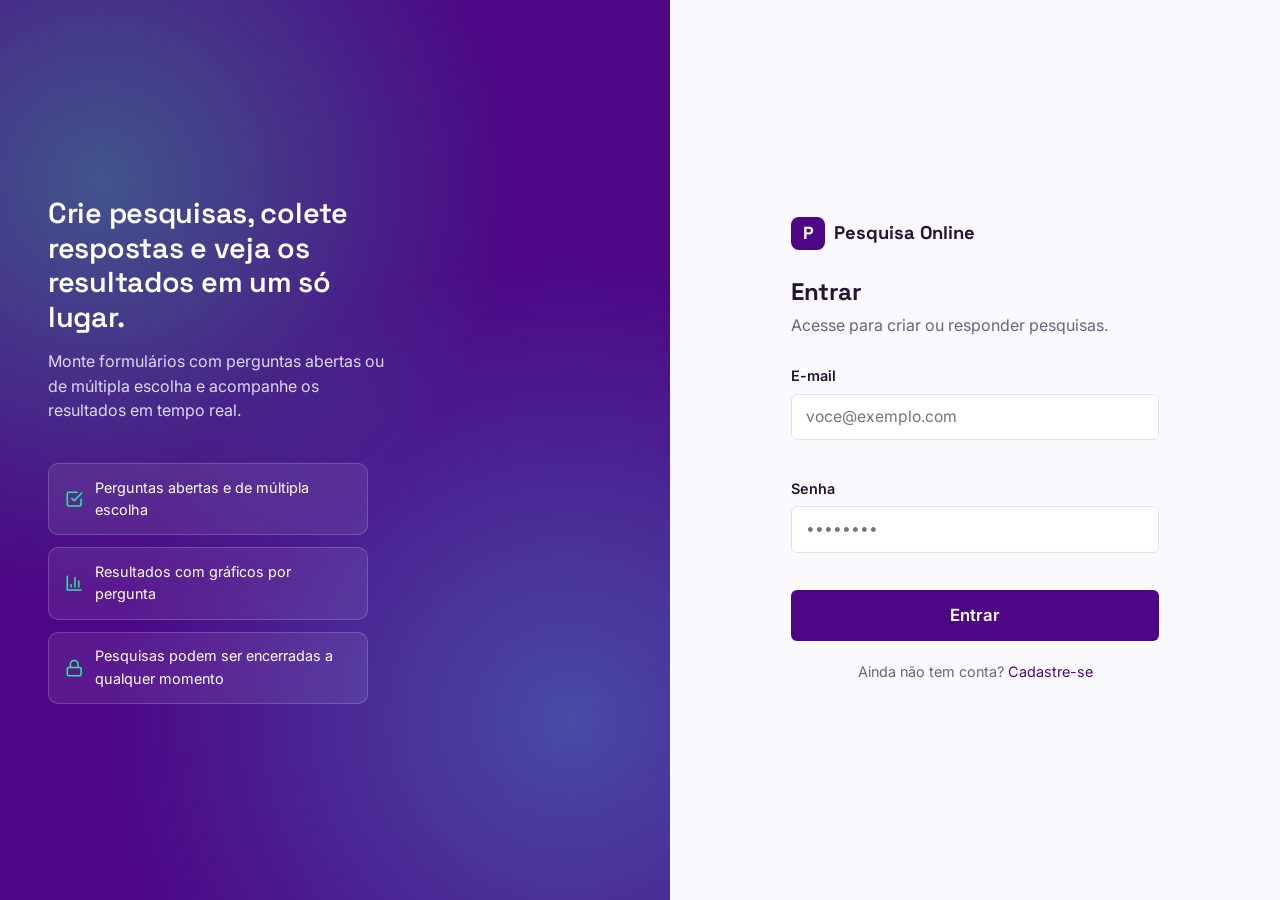
<file: frontend/pesquisa-online-frontend/pesquisa-online-frontend/index.html>
<!DOCTYPE html>
<html lang="pt-BR">
<head>
  <meta charset="utf-8">
  <meta name="viewport" content="width=device-width, initial-scale=1">
  <title>Editar pesquisa | Pesquisa Online</title>
  <link rel="preconnect" href="https://fonts.googleapis.com">
  <link rel="preconnect" href="https://fonts.gstatic.com" crossorigin>
  <link rel="stylesheet" href="https://fonts.googleapis.com/css2?family=Inter:wght@400;500;600;700&family=Space+Grotesk:wght@600;700&display=swap">
  <link rel="stylesheet" href="css/style.css">
</head>
<body>
  <div class="app-shell">
    <div id="navbar-slot"></div>

    <main class="page page--narrow">
      <div class="page-head">
        <span class="page-head__eyebrow">
          <a href="pesquisas.html">← Voltar para pesquisas</a>
        </span>
      </div>

      <div id="content-area">
        <div class="loading-state">
          <div class="spinner" aria-hidden="true"></div>
          <p>Carregando...</p>
        </div>
      </div>
    </main>
  </div>

  <script src="js/api.js"></script>
  <script src="js/auth.js"></script>
  <script src="js/ui.js"></script>
  <script src="js/pages/editor.js"></script>
</body>
</html>
</file>
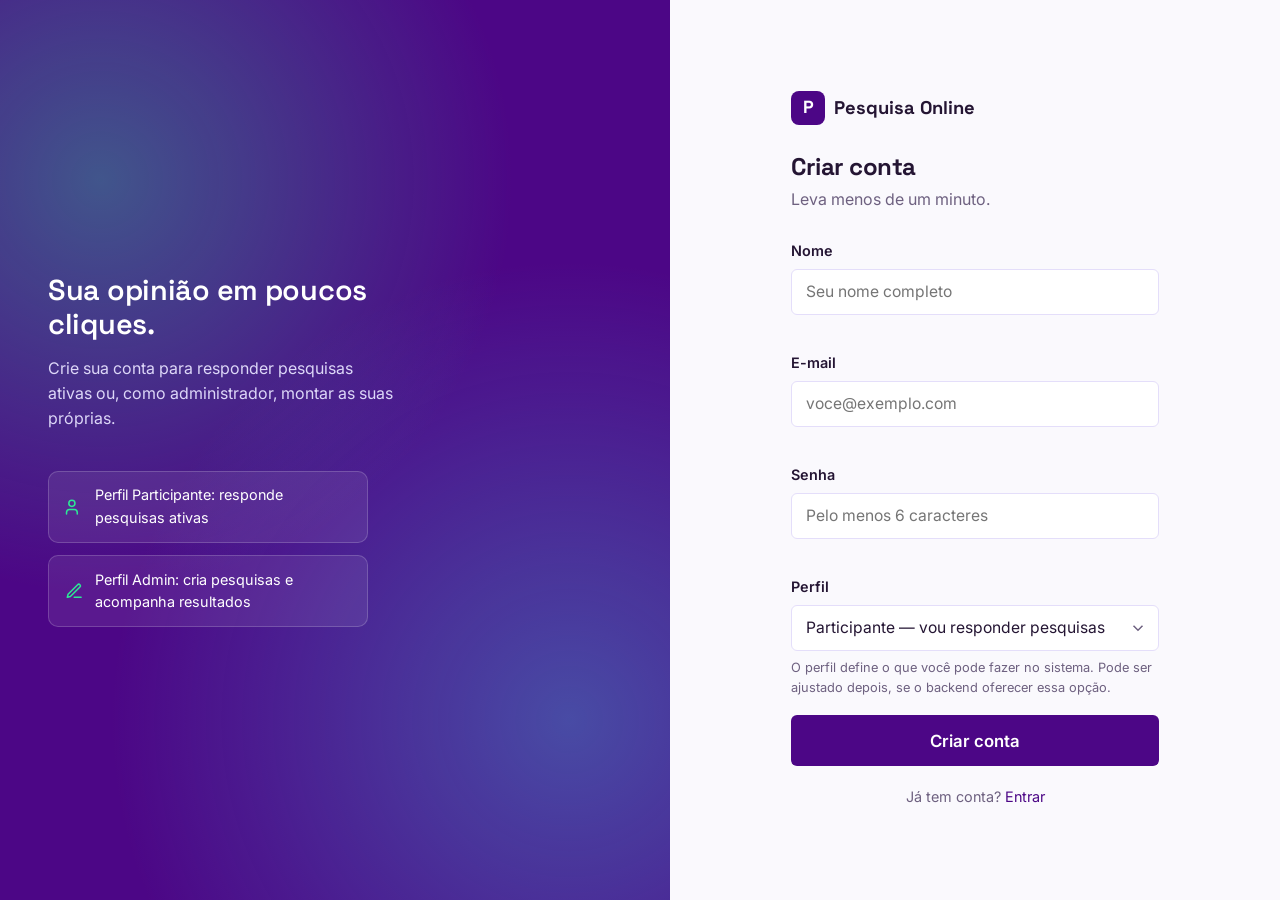
<file: frontend/pesquisa-online-frontend/pesquisa-online-frontend/cadastro.html>
<!DOCTYPE html>
<html lang="pt-BR">
<head>
  <meta charset="utf-8">
  <meta name="viewport" content="width=device-width, initial-scale=1">
  <title>Criar conta | Pesquisa Online</title>
  <link rel="preconnect" href="https://fonts.googleapis.com">
  <link rel="preconnect" href="https://fonts.gstatic.com" crossorigin>
  <link rel="stylesheet" href="https://fonts.googleapis.com/css2?family=Inter:wght@400;500;600;700&family=Space+Grotesk:wght@600;700&display=swap">
  <link rel="stylesheet" href="css/style.css">
</head>
<body>
  <div class="auth-shell">
    <section class="auth-shell__visual">
      <h2>Sua opinião em poucos cliques.</h2>
      <p>Crie sua conta para responder pesquisas ativas ou, como administrador, montar as suas próprias.</p>
      <div class="auth-shell__badges">
        <div class="auth-shell__badge">
          <svg class="icon" viewBox="0 0 24 24" aria-hidden="true"><path d="M16 21v-2a4 4 0 0 0-4-4H6a4 4 0 0 0-4 4v2"/><circle cx="9" cy="7" r="4"/></svg>
          <span>Perfil Participante: responde pesquisas ativas</span>
        </div>
        <div class="auth-shell__badge">
          <svg class="icon" viewBox="0 0 24 24" aria-hidden="true"><path d="M12 20h9"/><path d="M16.5 3.5a2.12 2.12 0 0 1 3 3L7 19l-4 1 1-4Z"/></svg>
          <span>Perfil Admin: cria pesquisas e acompanha resultados</span>
        </div>
      </div>
    </section>

    <section class="auth-shell__form">
      <div class="auth-card">
        <div class="auth-card__brand">
          <span class="navbar__mark">P</span>
          <span>Pesquisa Online</span>
        </div>
        <h1>Criar conta</h1>
        <p class="auth-card__sub">Leva menos de um minuto.</p>

        <div class="auth-card__alert" id="cadastro-alert"></div>

        <form id="cadastro-form" novalidate>
          <div class="field">
            <label for="nome">Nome</label>
            <input class="input" type="text" id="nome" name="nome" placeholder="Seu nome completo" required maxlength="255" autocomplete="name">
            <div class="field__error" id="nome-error"></div>
          </div>
          <div class="field">
            <label for="email">E-mail</label>
            <input class="input" type="email" id="email" name="email" placeholder="voce@exemplo.com" required autocomplete="email">
            <div class="field__error" id="email-error"></div>
          </div>
          <div class="field">
            <label for="senha">Senha</label>
            <input class="input" type="password" id="senha" name="senha" placeholder="Pelo menos 6 caracteres" required minlength="6" autocomplete="new-password">
            <div class="field__error" id="senha-error"></div>
          </div>
          <div class="field">
            <label for="perfil">Perfil</label>
            <select class="select" id="perfil" name="perfil" required>
              <option value="Participante" selected>Participante — vou responder pesquisas</option>
              <option value="Admin">Administrador — vou criar pesquisas</option>
            </select>
            <div class="field__hint">O perfil define o que você pode fazer no sistema. Pode ser ajustado depois, se o backend oferecer essa opção.</div>
          </div>
          <button class="btn btn--primary btn--block btn--lg" type="submit" id="cadastro-submit">Criar conta</button>
        </form>

        <p class="auth-card__foot">Já tem conta? <a href="login.html">Entrar</a></p>
      </div>
    </section>
  </div>

  <script src="js/api.js"></script>
  <script src="js/auth.js"></script>
  <script src="js/pages/cadastro.js"></script>
</body>
</html>
</file>
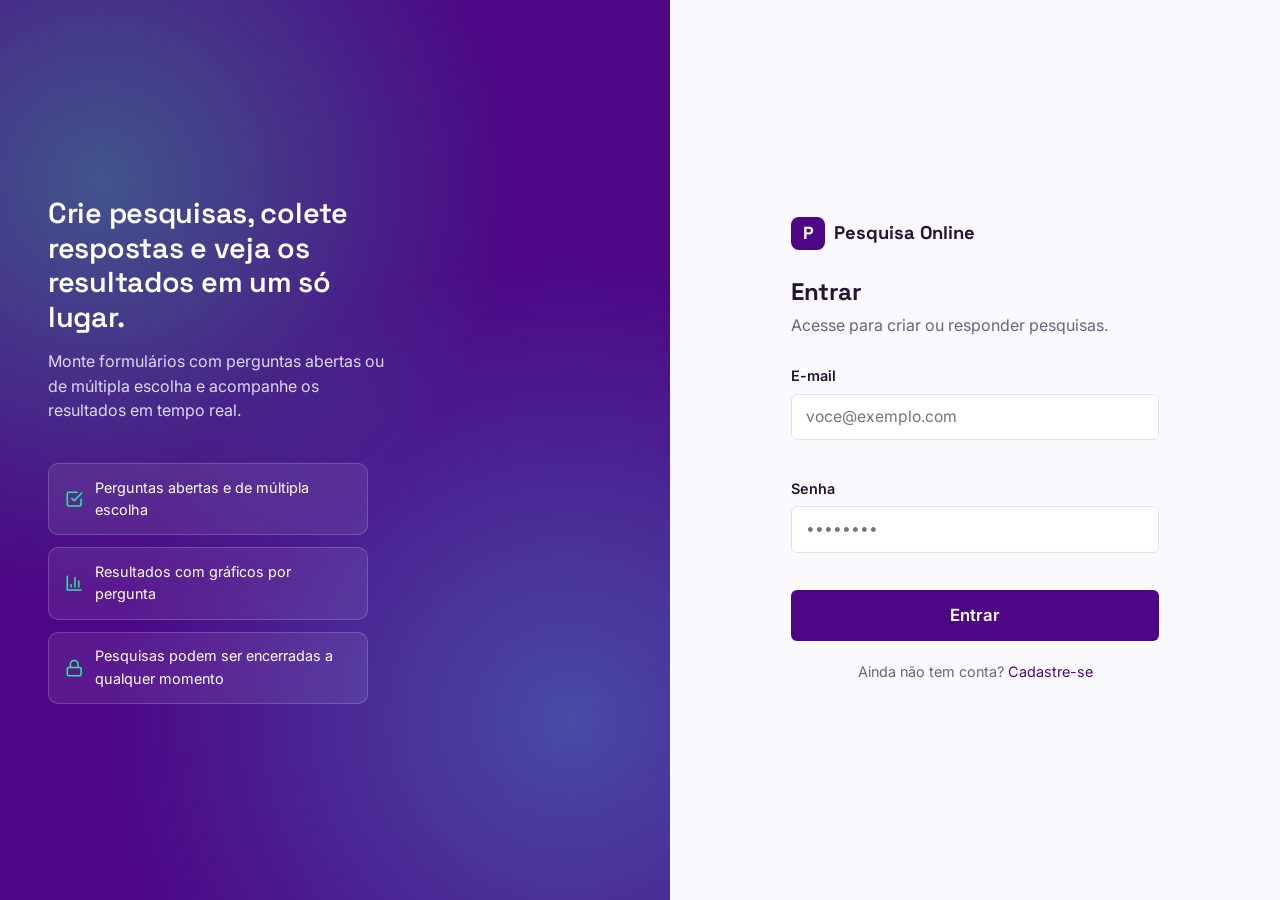
<file: frontend/pesquisa-online-frontend/pesquisa-online-frontend/login.html>
<!DOCTYPE html>
<html lang="pt-BR">
<head>
  <meta charset="utf-8">
  <meta name="viewport" content="width=device-width, initial-scale=1">
  <title>Entrar | Pesquisa Online</title>
  <link rel="preconnect" href="https://fonts.googleapis.com">
  <link rel="preconnect" href="https://fonts.gstatic.com" crossorigin>
  <link rel="stylesheet" href="https://fonts.googleapis.com/css2?family=Inter:wght@400;500;600;700&family=Space+Grotesk:wght@600;700&display=swap">
  <link rel="stylesheet" href="css/style.css">
</head>
<body>
  <div class="auth-shell">
    <section class="auth-shell__visual">
      <h2>Crie pesquisas, colete respostas e veja os resultados em um só lugar.</h2>
      <p>Monte formulários com perguntas abertas ou de múltipla escolha e acompanhe os resultados em tempo real.</p>
      <div class="auth-shell__badges">
        <div class="auth-shell__badge">
          <svg class="icon" viewBox="0 0 24 24" aria-hidden="true"><path d="M9 11l3 3L22 4"/><path d="M21 12v7a2 2 0 0 1-2 2H5a2 2 0 0 1-2-2V5a2 2 0 0 1 2-2h11"/></svg>
          <span>Perguntas abertas e de múltipla escolha</span>
        </div>
        <div class="auth-shell__badge">
          <svg class="icon" viewBox="0 0 24 24" aria-hidden="true"><path d="M3 3v18h18"/><path d="M18 17V9"/><path d="M13 17V5"/><path d="M8 17v-3"/></svg>
          <span>Resultados com gráficos por pergunta</span>
        </div>
        <div class="auth-shell__badge">
          <svg class="icon" viewBox="0 0 24 24" aria-hidden="true"><rect width="18" height="11" x="3" y="11" rx="2"/><path d="M7 11V7a5 5 0 0 1 10 0v4"/></svg>
          <span>Pesquisas podem ser encerradas a qualquer momento</span>
        </div>
      </div>
    </section>

    <section class="auth-shell__form">
      <div class="auth-card">
        <div class="auth-card__brand">
          <span class="navbar__mark">P</span>
          <span>Pesquisa Online</span>
        </div>
        <h1>Entrar</h1>
        <p class="auth-card__sub">Acesse para criar ou responder pesquisas.</p>

        <div class="auth-card__alert" id="login-alert"></div>

        <form id="login-form" novalidate>
          <div class="field">
            <label for="email">E-mail</label>
            <input class="input" type="email" id="email" name="email" placeholder="voce@exemplo.com" required autocomplete="email">
            <div class="field__error" id="email-error"></div>
          </div>
          <div class="field">
            <label for="senha">Senha</label>
            <input class="input" type="password" id="senha" name="senha" placeholder="••••••••" required minlength="6" autocomplete="current-password">
            <div class="field__error" id="senha-error"></div>
          </div>
          <button class="btn btn--primary btn--block btn--lg" type="submit" id="login-submit">Entrar</button>
        </form>

        <p class="auth-card__foot">Ainda não tem conta? <a href="cadastro.html">Cadastre-se</a></p>
      </div>
    </section>
  </div>

  <script src="js/api.js"></script>
  <script src="js/auth.js"></script>
  <script src="js/pages/login.js"></script>
</body>
</html>
</file>
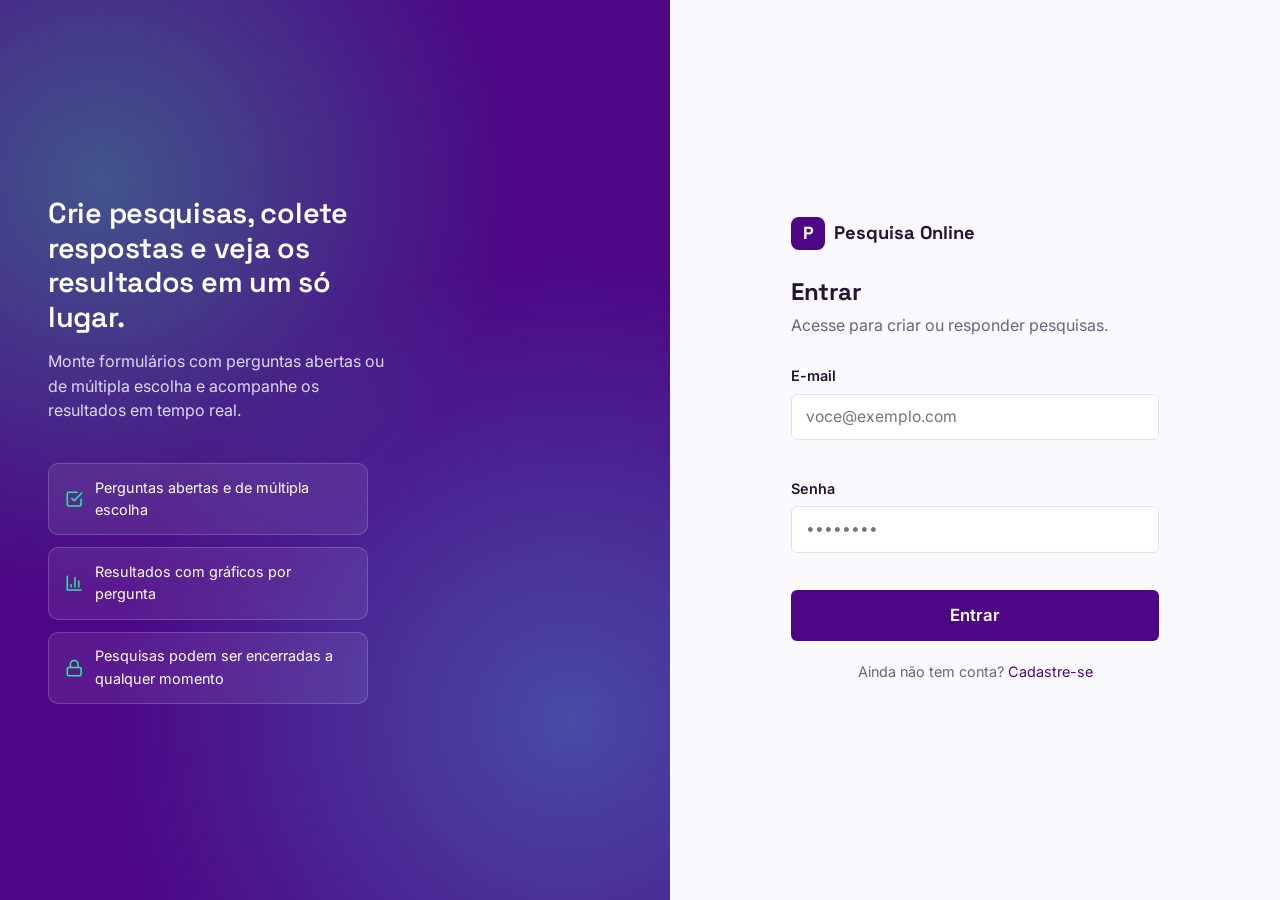
<file: frontend/pesquisa-online-frontend/pesquisa-online-frontend/pesquisas.html>
<!DOCTYPE html>
<html lang="pt-BR">
<head>
  <meta charset="utf-8">
  <meta name="viewport" content="width=device-width, initial-scale=1">
  <title>Minhas pesquisas | Pesquisa Online</title>
  <link rel="preconnect" href="https://fonts.googleapis.com">
  <link rel="preconnect" href="https://fonts.gstatic.com" crossorigin>
  <link rel="stylesheet" href="https://fonts.googleapis.com/css2?family=Inter:wght@400;500;600;700&family=Space+Grotesk:wght@600;700&display=swap">
  <link rel="stylesheet" href="css/style.css">
</head>
<body>
  <div class="app-shell">
    <div id="navbar-slot"></div>

    <main class="page">
      <div class="toolbar">
        <div class="page-head" style="margin-bottom:0;">
          <h1 id="page-title">Pesquisas</h1>
        </div>
        <div class="tabs" id="filter-tabs">
          <button type="button" data-filter="todas" class="is-active">Todas</button>
          <button type="button" data-filter="ativas">Ativas</button>
          <button type="button" data-filter="encerradas">Encerradas</button>
        </div>
      </div>

      <div id="content-area">
        <div class="loading-state">
          <div class="spinner" aria-hidden="true"></div>
          <p>Carregando pesquisas...</p>
        </div>
      </div>
    </main>
  </div>

  <script src="js/api.js"></script>
  <script src="js/auth.js"></script>
  <script src="js/ui.js"></script>
  <script src="js/pages/pesquisas.js"></script>
</body>
</html>
</file>
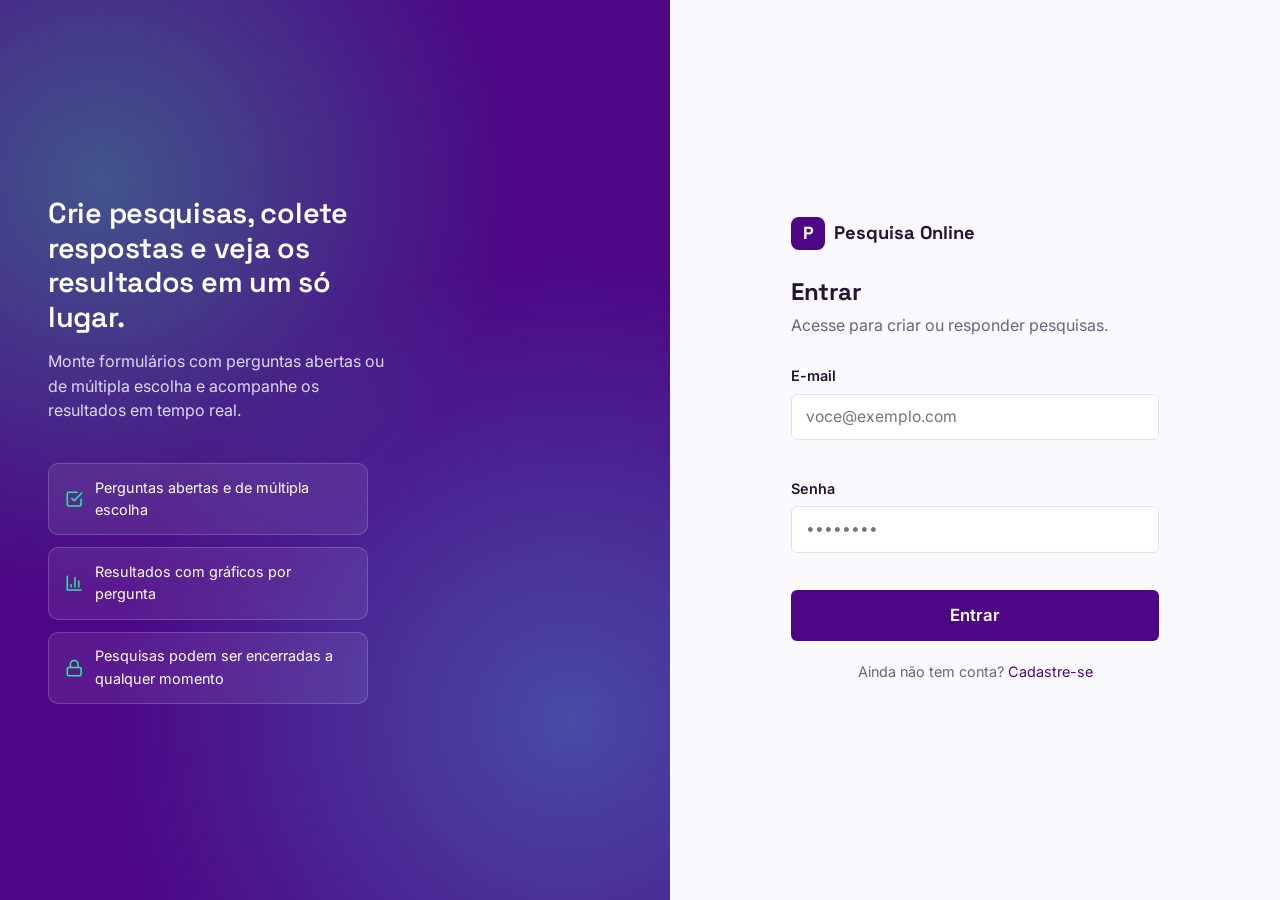
<file: frontend/pesquisa-online-frontend/pesquisa-online-frontend/responder.html>
<!DOCTYPE html>
<html lang="pt-BR">
<head>
  <meta charset="utf-8">
  <meta name="viewport" content="width=device-width, initial-scale=1">
  <title>Responder pesquisa | Pesquisa Online</title>
  <link rel="preconnect" href="https://fonts.googleapis.com">
  <link rel="preconnect" href="https://fonts.gstatic.com" crossorigin>
  <link rel="stylesheet" href="https://fonts.googleapis.com/css2?family=Inter:wght@400;500;600;700&family=Space+Grotesk:wght@600;700&display=swap">
  <link rel="stylesheet" href="css/style.css">
</head>
<body>
  <div class="app-shell">
    <div id="navbar-slot"></div>

    <main class="page page--narrow">
      <div class="page-head">
        <span class="page-head__eyebrow">
          <a href="pesquisas.html">← Voltar para pesquisas</a>
        </span>
      </div>

      <div id="content-area">
        <div class="loading-state">
          <div class="spinner" aria-hidden="true"></div>
          <p>Carregando pesquisa...</p>
        </div>
      </div>
    </main>
  </div>

  <script src="js/api.js"></script>
  <script src="js/auth.js"></script>
  <script src="js/ui.js"></script>
  <script src="js/pages/responder.js"></script>
</body>
</html>
</file>
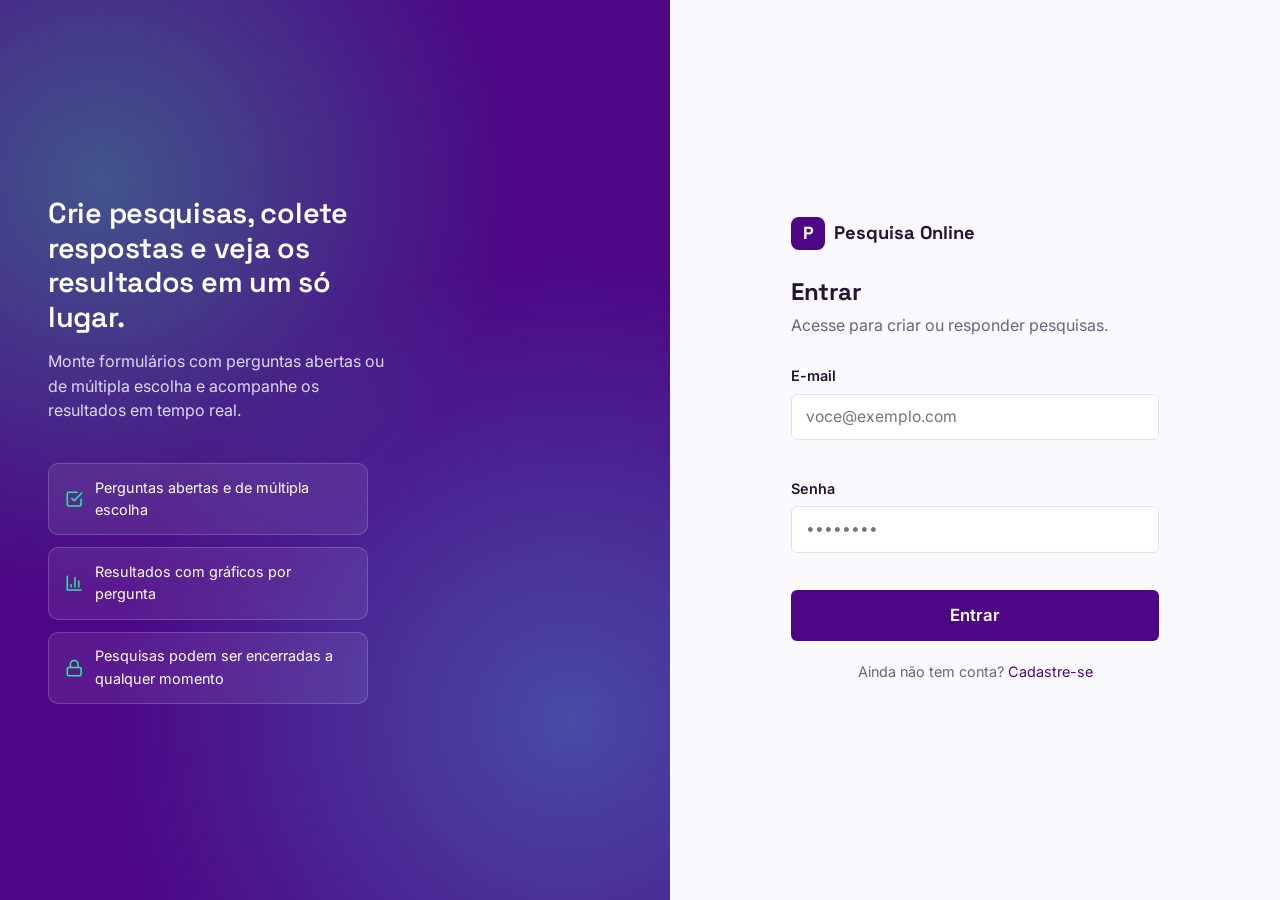
<file: frontend/pesquisa-online-frontend/pesquisa-online-frontend/resultados.html>
<!DOCTYPE html>
<html lang="pt-BR">
<head>
  <meta charset="utf-8">
  <meta name="viewport" content="width=device-width, initial-scale=1">
  <title>Resultados | Pesquisa Online</title>
  <link rel="preconnect" href="https://fonts.googleapis.com">
  <link rel="preconnect" href="https://fonts.gstatic.com" crossorigin>
  <link rel="stylesheet" href="https://fonts.googleapis.com/css2?family=Inter:wght@400;500;600;700&family=Space+Grotesk:wght@600;700&display=swap">
  <link rel="stylesheet" href="css/style.css">
</head>
<body>
  <div class="app-shell">
    <div id="navbar-slot"></div>

    <main class="page page--narrow">
      <div class="page-head">
        <span class="page-head__eyebrow">
          <a href="pesquisas.html">← Voltar para pesquisas</a>
        </span>
      </div>

      <div id="content-area">
        <div class="loading-state">
          <div class="spinner" aria-hidden="true"></div>
          <p>Carregando resultados...</p>
        </div>
      </div>
    </main>
  </div>

  <script src="js/api.js"></script>
  <script src="js/auth.js"></script>
  <script src="js/ui.js"></script>
  <script src="js/pages/resultados.js"></script>
</body>
</html>
</file>
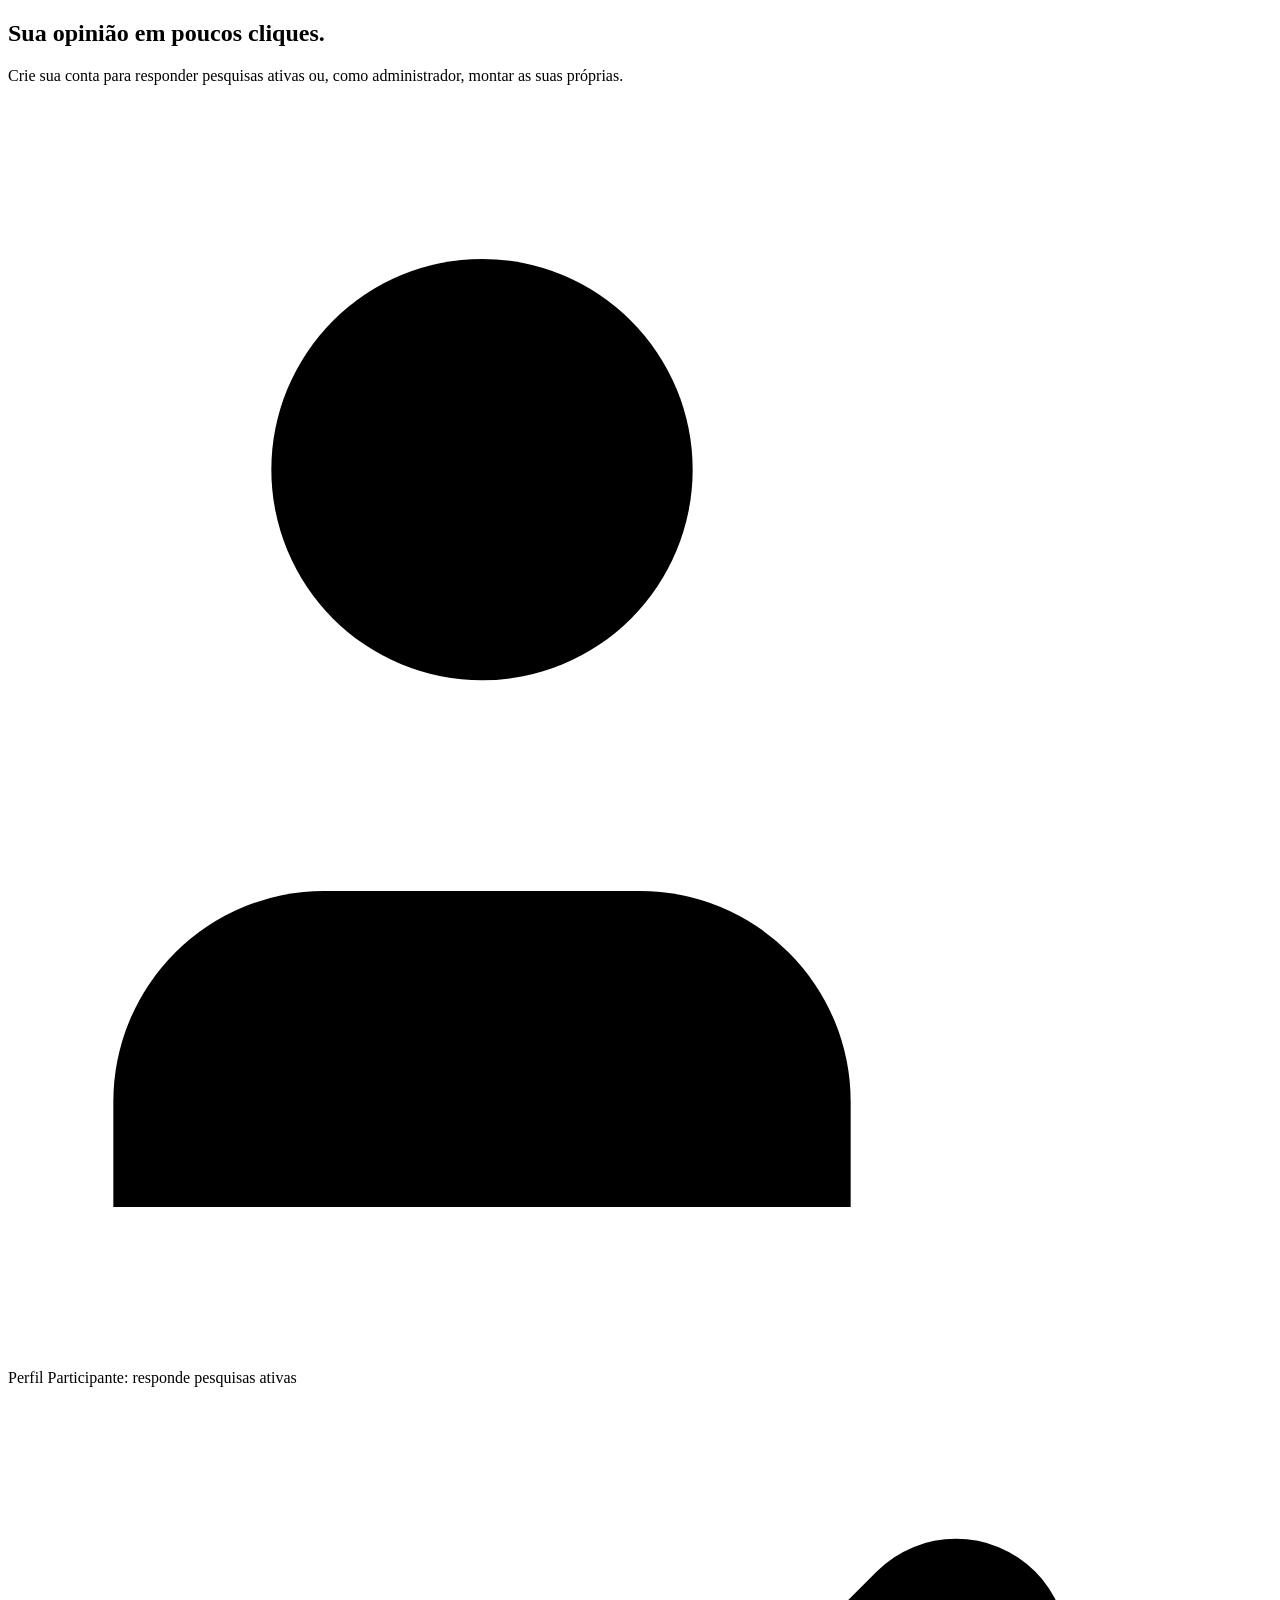
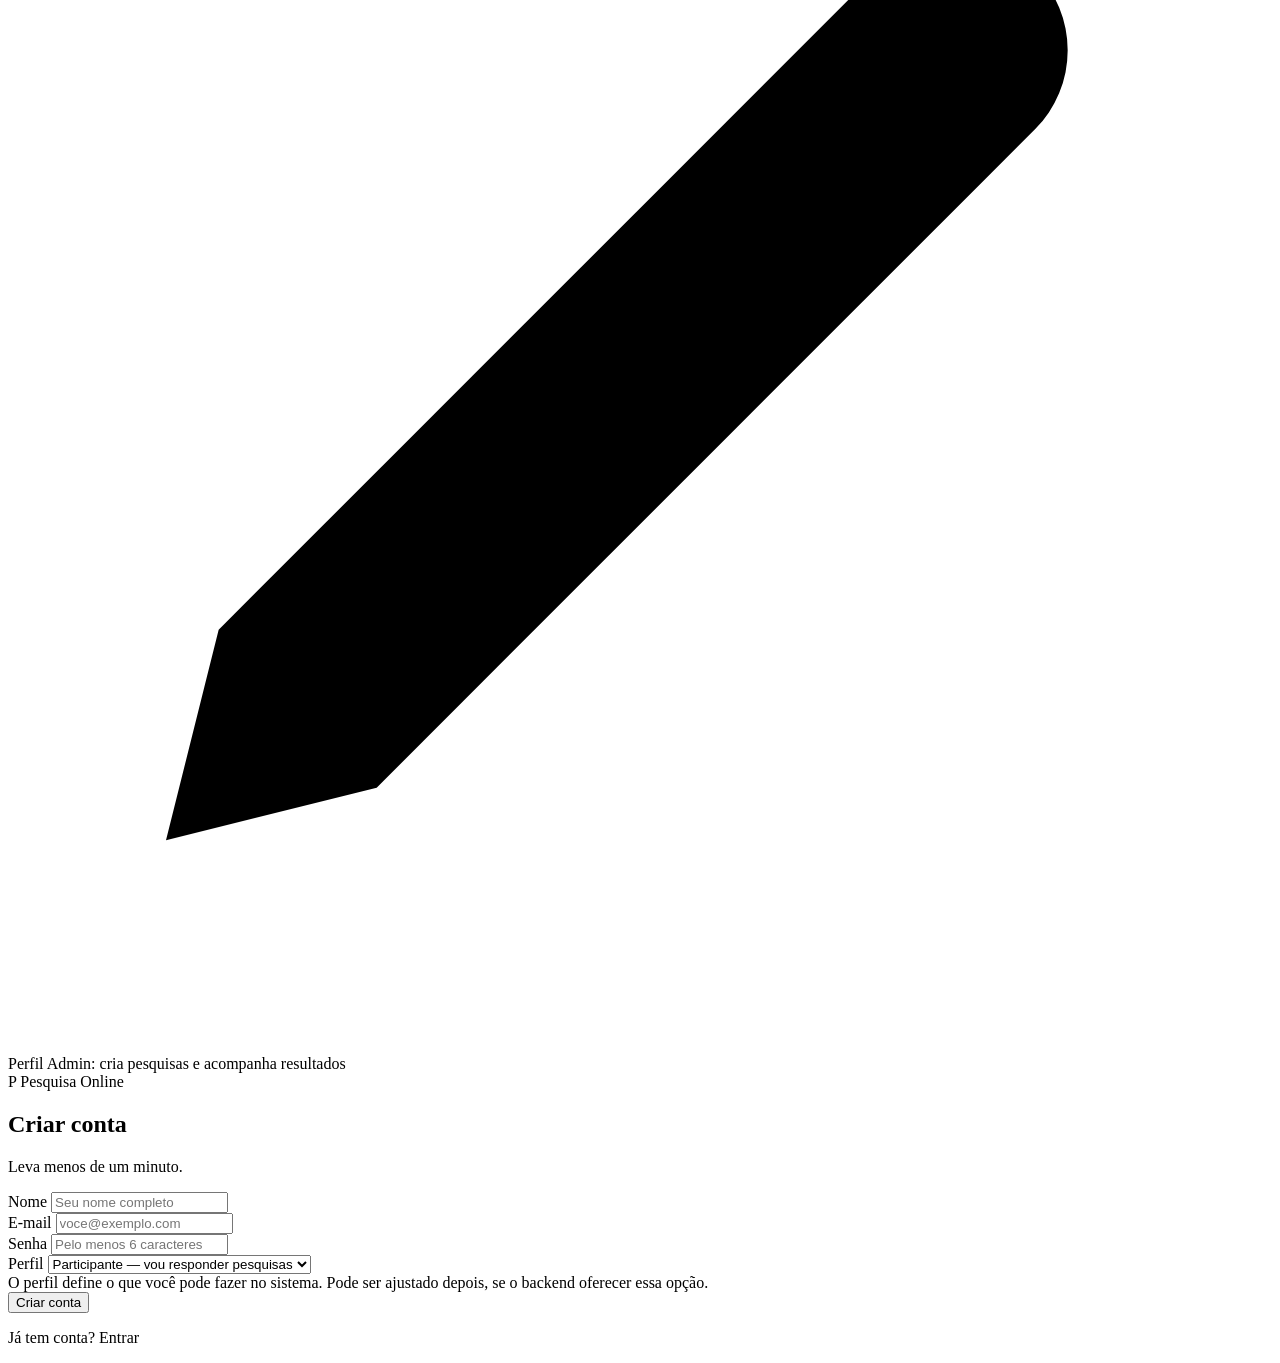
<file: src/main/resources/templates/cadastro.html>
<!DOCTYPE html>
<html lang="pt-BR" xmlns:th="http://www.thymeleaf.org">
<head>
    <meta charset="utf-8">
    <meta name="viewport" content="width=device-width, initial-scale=1">
    <title>Criar conta | Pesquisa Online</title>

    <link rel="preconnect" href="https://fonts.googleapis.com">
    <link rel="preconnect" href="https://fonts.gstatic.com" crossorigin>

    <link
            rel="stylesheet"
            href="https://fonts.googleapis.com/css2?family=Inter:wght@400;500;600;700&family=Space+Grotesk:wght@600;700&display=swap">

    <link rel="stylesheet" th:href="@{/css/style.css}">
</head>
<body>
<div class="auth-shell">
    <section class="auth-shell__visual">
        <h2>Sua opinião em poucos cliques.</h2>
        <p>Crie sua conta para responder pesquisas ativas ou, como administrador, montar as suas próprias.</p>

        <div class="auth-shell__badges">
            <div class="auth-shell__badge">
                <svg class="icon" viewBox="0 0 24 24" aria-hidden="true">
                    <path d="M16 21v-2a4 4 0 0 0-4-4H6a4 4 0 0 0-4 4v2"/>
                    <circle cx="9" cy="7" r="4"/>
                </svg>
                <span>Perfil Participante: responde pesquisas ativas</span>
            </div>

            <div class="auth-shell__badge">
                <svg class="icon" viewBox="0 0 24 24" aria-hidden="true">
                    <path d="M12 20h9"/>
                    <path d="M16.5 3.5a2.12 2.12 0 0 1 3 3L7 19l-4 1 1-4Z"/>
                </svg>
                <span>Perfil Admin: cria pesquisas e acompanha resultados</span>
            </div>
        </div>
    </section>

    <section class="auth-shell__form">
        <div class="auth-card">
            <div class="auth-card__brand">
                <span class="navbar__mark">P</span>
                <span>Pesquisa Online</span>
            </div>

            <h1>Criar conta</h1>
            <p class="auth-card__sub">Leva menos de um minuto.</p>

            <div class="auth-card__alert" id="cadastro-alert"></div>

            <form id="cadastro-form" novalidate>
                <div class="field">
                    <label for="nome">Nome</label>
                    <input
                            class="input"
                            type="text"
                            id="nome"
                            name="nome"
                            placeholder="Seu nome completo"
                            required
                            maxlength="255"
                            autocomplete="name">
                    <div class="field__error" id="nome-error"></div>
                </div>

                <div class="field">
                    <label for="email">E-mail</label>
                    <input
                            class="input"
                            type="email"
                            id="email"
                            name="email"
                            placeholder="voce@exemplo.com"
                            required
                            autocomplete="email">
                    <div class="field__error" id="email-error"></div>
                </div>

                <div class="field">
                    <label for="senha">Senha</label>
                    <input
                            class="input"
                            type="password"
                            id="senha"
                            name="senha"
                            placeholder="Pelo menos 6 caracteres"
                            required
                            minlength="6"
                            autocomplete="new-password">
                    <div class="field__error" id="senha-error"></div>
                </div>

                <div class="field">
                    <label for="perfil">Perfil</label>
                    <select class="select" id="perfil" name="perfil" required>
                        <option value="Participante" selected>
                            Participante — vou responder pesquisas
                        </option>
                        <option value="Admin">
                            Administrador — vou criar pesquisas
                        </option>
                    </select>

                    <div class="field__hint">
                        O perfil define o que você pode fazer no sistema.
                        Pode ser ajustado depois, se o backend oferecer essa opção.
                    </div>
                </div>

                <button
                        class="btn btn--primary btn--block btn--lg"
                        type="submit"
                        id="cadastro-submit">
                    Criar conta
                </button>
            </form>

            <p class="auth-card__foot">
                Já tem conta?
                <a th:href="@{/login.html}">Entrar</a>
            </p>
        </div>
    </section>
</div>

<script th:src="@{/js/api.js}"></script>
<script th:src="@{/js/auth.js}"></script>
<script th:src="@{/js/cadastro.js}"></script>
</body>
</html>
</file>
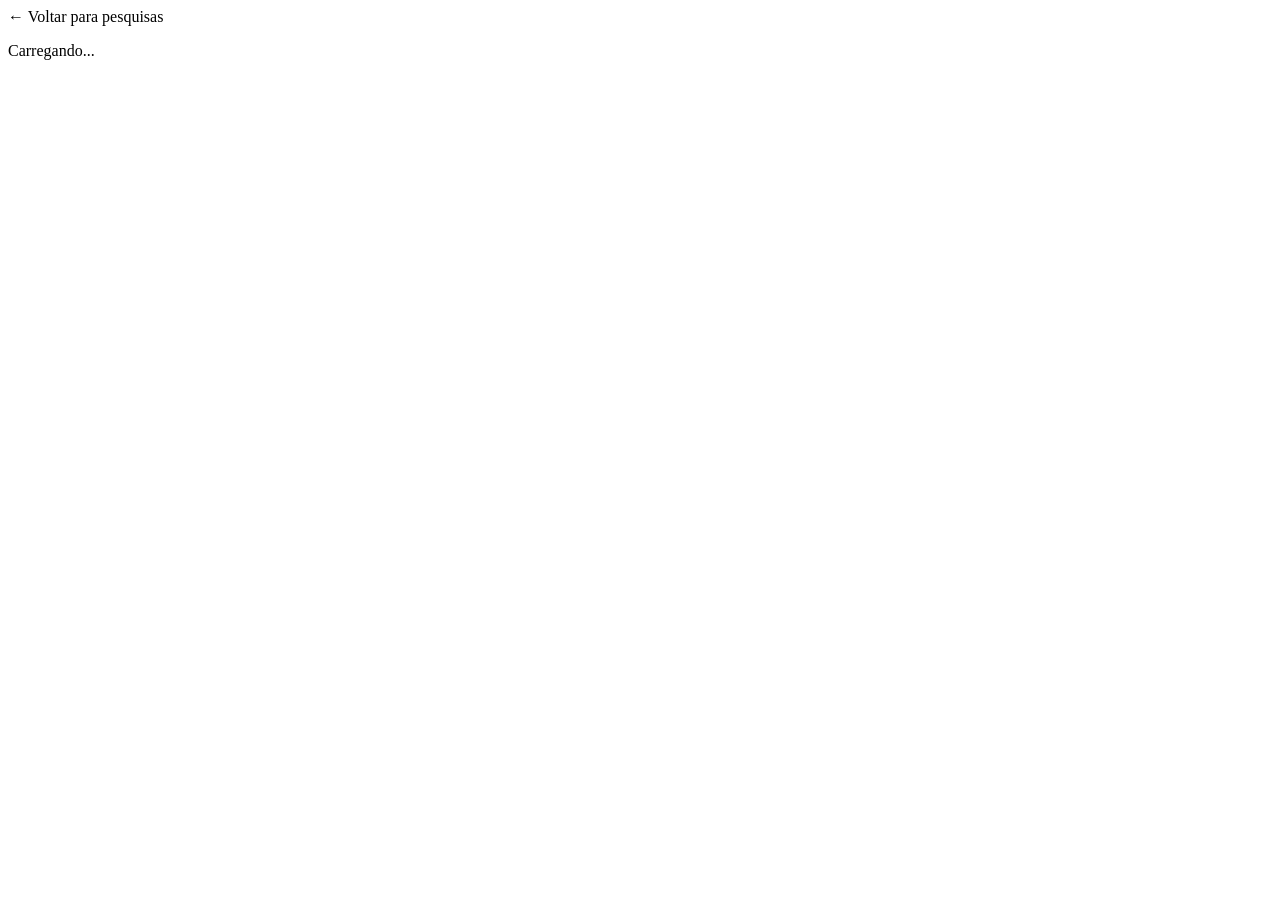
<file: src/main/resources/templates/editor.html>
<!DOCTYPE html>
<html lang="pt-BR" xmlns:th="http://www.thymeleaf.org">
<head>
    <meta charset="utf-8">
    <meta name="viewport" content="width=device-width, initial-scale=1">
    <title>Editar pesquisa | Pesquisa Online</title>

    <link rel="preconnect" href="https://fonts.googleapis.com">
    <link rel="preconnect" href="https://fonts.gstatic.com" crossorigin>

    <link
            rel="stylesheet"
            href="https://fonts.googleapis.com/css2?family=Inter:wght@400;500;600;700&family=Space+Grotesk:wght@600;700&display=swap">

    <link rel="stylesheet" th:href="@{/css/style.css}">
</head>
<body>
<div class="app-shell">
    <div id="navbar-slot"></div>

    <main class="page page--narrow">
        <div class="page-head">
            <span class="page-head__eyebrow">
                <a th:href="@{/pesquisas.html}">← Voltar para pesquisas</a>
            </span>
        </div>

        <div id="content-area">
            <div class="loading-state">
                <div class="spinner" aria-hidden="true"></div>
                <p>Carregando...</p>
            </div>
        </div>
    </main>
</div>

<script th:src="@{/js/api.js}"></script>
<script th:src="@{/js/auth.js}"></script>
<script th:src="@{/js/ui.js}"></script>
<script th:src="@{/js/editor.js}"></script>
</body>
</html>
</file>
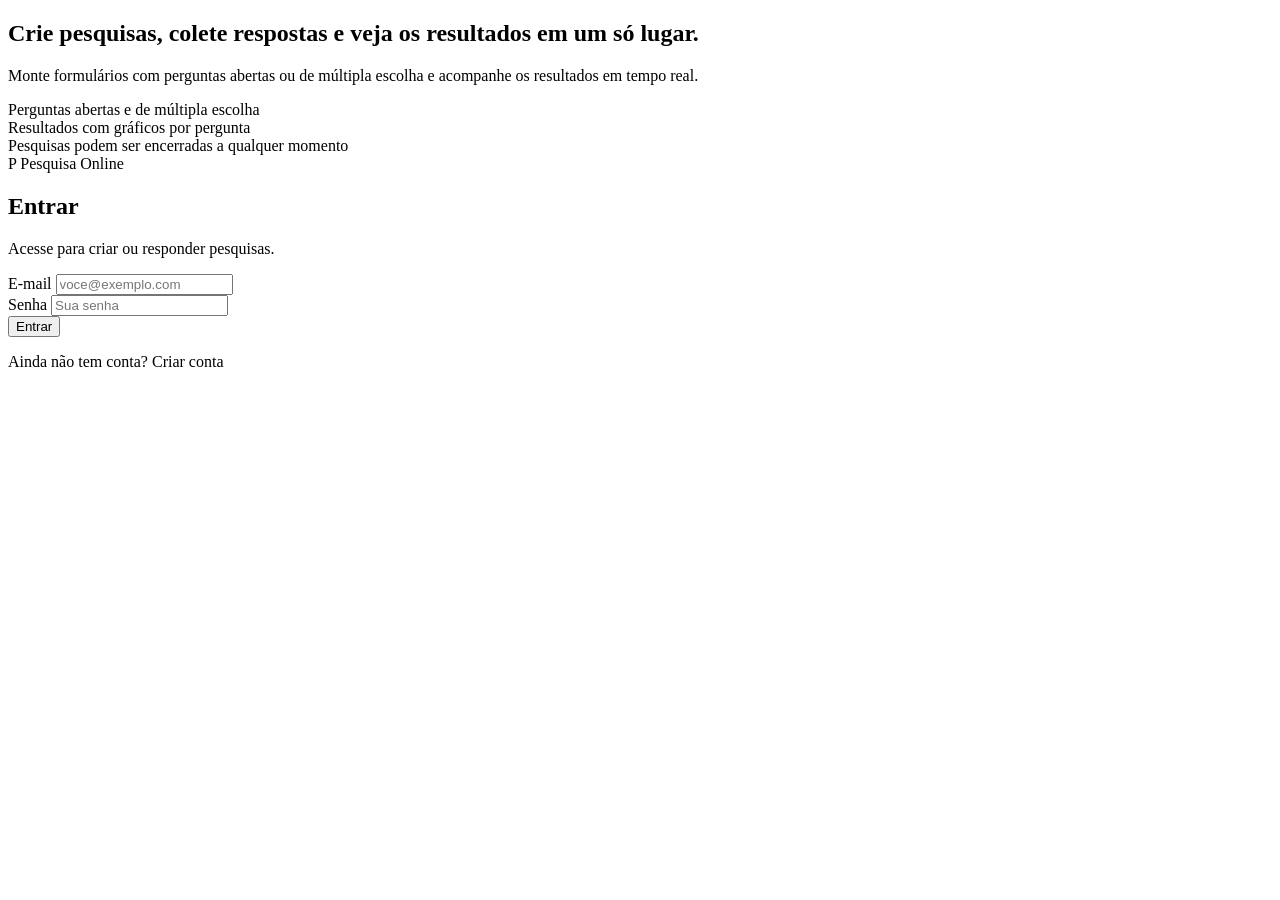
<file: src/main/resources/templates/login.html>
<!DOCTYPE html>
<html lang="pt-BR" xmlns:th="http://www.thymeleaf.org">
<head>
    <meta charset="UTF-8">
    <meta name="viewport" content="width=device-width, initial-scale=1">

    <title>Entrar | Pesquisa Online</title>

    <link rel="preconnect" href="https://fonts.googleapis.com">
    <link rel="preconnect" href="https://fonts.gstatic.com" crossorigin>

    <link
            rel="stylesheet"
            href="https://fonts.googleapis.com/css2?family=Inter:wght@400;500;600;700&family=Space+Grotesk:wght@600;700&display=swap"
    >

    <link rel="stylesheet" th:href="@{/css/style.css}">
</head>

<body>

<div class="auth-shell">

    <section class="auth-shell__visual">

        <h2>
            Crie pesquisas, colete respostas e veja os resultados em um só lugar.
        </h2>

        <p>
            Monte formulários com perguntas abertas ou de múltipla escolha
            e acompanhe os resultados em tempo real.
        </p>

        <div class="auth-shell__badges">

            <div class="auth-shell__badge">
                <span>Perguntas abertas e de múltipla escolha</span>
            </div>

            <div class="auth-shell__badge">
                <span>Resultados com gráficos por pergunta</span>
            </div>

            <div class="auth-shell__badge">
                <span>Pesquisas podem ser encerradas a qualquer momento</span>
            </div>

        </div>

    </section>

    <section class="auth-shell__form">

        <div class="auth-card">

            <div class="auth-card__brand">
                <span class="navbar__mark">P</span>
                <span>Pesquisa Online</span>
            </div>

            <h1>Entrar</h1>

            <p class="auth-card__sub">
                Acesse para criar ou responder pesquisas.
            </p>

            <div class="auth-card__alert" id="login-alert"></div>

            <form id="login-form" novalidate>

                <div class="field">
                    <label for="email">E-mail</label>

                    <input
                            class="input"
                            type="email"
                            id="email"
                            name="email"
                            placeholder="voce@exemplo.com"
                            required
                            autocomplete="email"
                    >

                    <div class="field__error" id="email-error"></div>
                </div>

                <div class="field">
                    <label for="senha">Senha</label>

                    <input
                            class="input"
                            type="password"
                            id="senha"
                            name="senha"
                            placeholder="Sua senha"
                            required
                            autocomplete="current-password"
                    >

                    <div class="field__error" id="senha-error"></div>
                </div>

                <button
                        class="btn btn--primary btn--block btn--lg"
                        type="submit"
                        id="login-submit"
                >
                    Entrar
                </button>

            </form>

            <p class="auth-card__foot">
                Ainda não tem conta?
                <a th:href="@{/cadastro.html}">Criar conta</a>
            </p>

        </div>

    </section>

</div>

<script th:src="@{/js/api.js}"></script>
<script th:src="@{/js/auth.js}"></script>
<script th:src="@{/js/login.js}"></script>

</body>
</html>
</file>
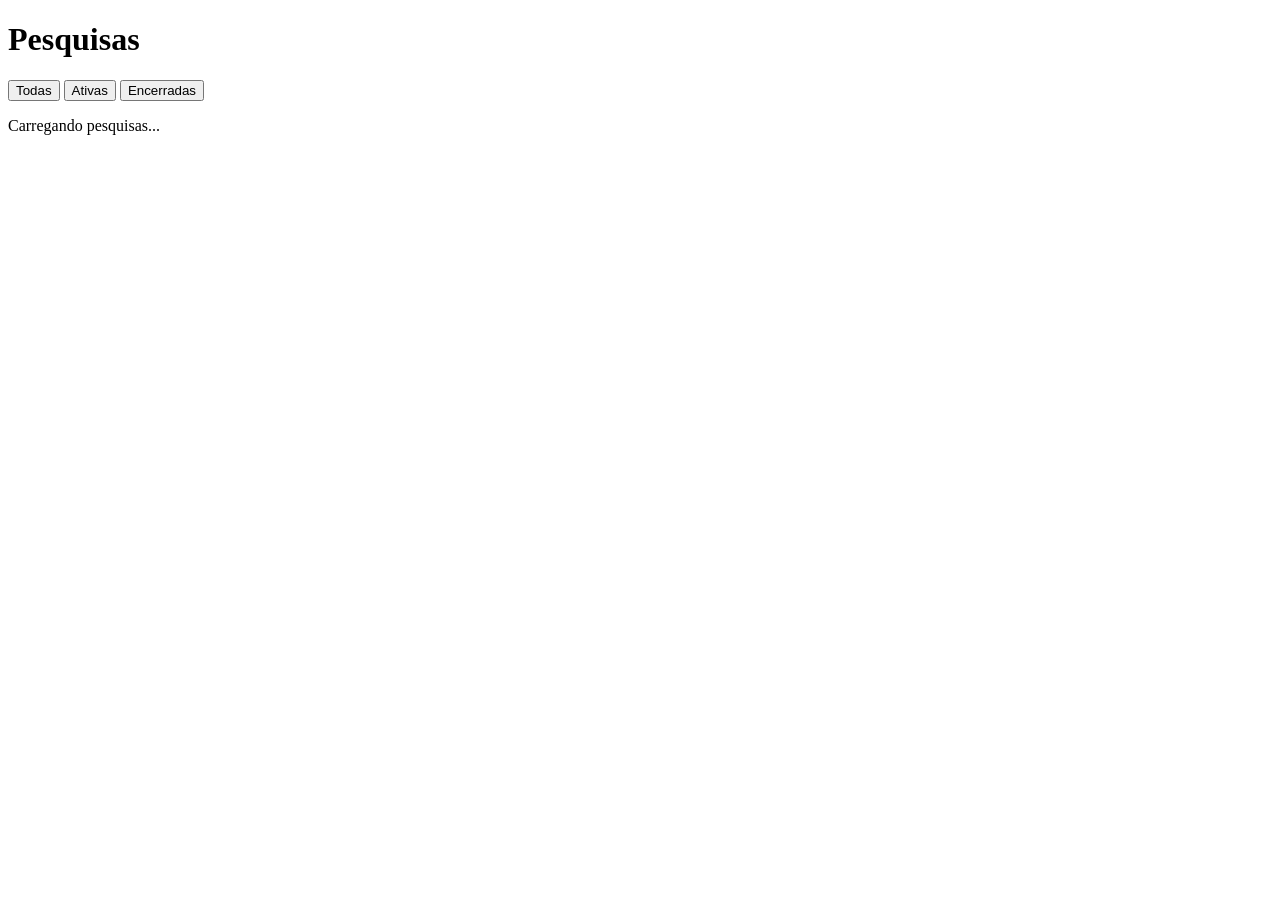
<file: src/main/resources/templates/pesquisas.html>
<!DOCTYPE html>
<html lang="pt-BR" xmlns:th="http://www.thymeleaf.org">
<head>
    <meta charset="utf-8">
    <meta name="viewport" content="width=device-width, initial-scale=1">
    <title>Minhas pesquisas | Pesquisa Online</title>

    <link rel="preconnect" href="https://fonts.googleapis.com">
    <link rel="preconnect" href="https://fonts.gstatic.com" crossorigin>

    <link
            rel="stylesheet"
            href="https://fonts.googleapis.com/css2?family=Inter:wght@400;500;600;700&family=Space+Grotesk:wght@600;700&display=swap">

    <link rel="stylesheet" th:href="@{/css/style.css}">
</head>
<body>
<div class="app-shell">
    <div id="navbar-slot"></div>

    <main class="page">
        <div class="toolbar">
            <div class="page-head" style="margin-bottom:0;">
                <h1 id="page-title">Pesquisas</h1>
            </div>

            <div class="tabs" id="filter-tabs">
                <button type="button" data-filter="todas" class="is-active">
                    Todas
                </button>
                <button type="button" data-filter="ativas">
                    Ativas
                </button>
                <button type="button" data-filter="encerradas">
                    Encerradas
                </button>
            </div>
        </div>

        <div id="content-area">
            <div class="loading-state">
                <div class="spinner" aria-hidden="true"></div>
                <p>Carregando pesquisas...</p>
            </div>
        </div>
    </main>
</div>

<script th:src="@{/js/api.js}"></script>
<script th:src="@{/js/auth.js}"></script>
<script th:src="@{/js/ui.js}"></script>
<script th:src="@{/js/pesquisas.js}"></script>
</body>
</html>
</file>
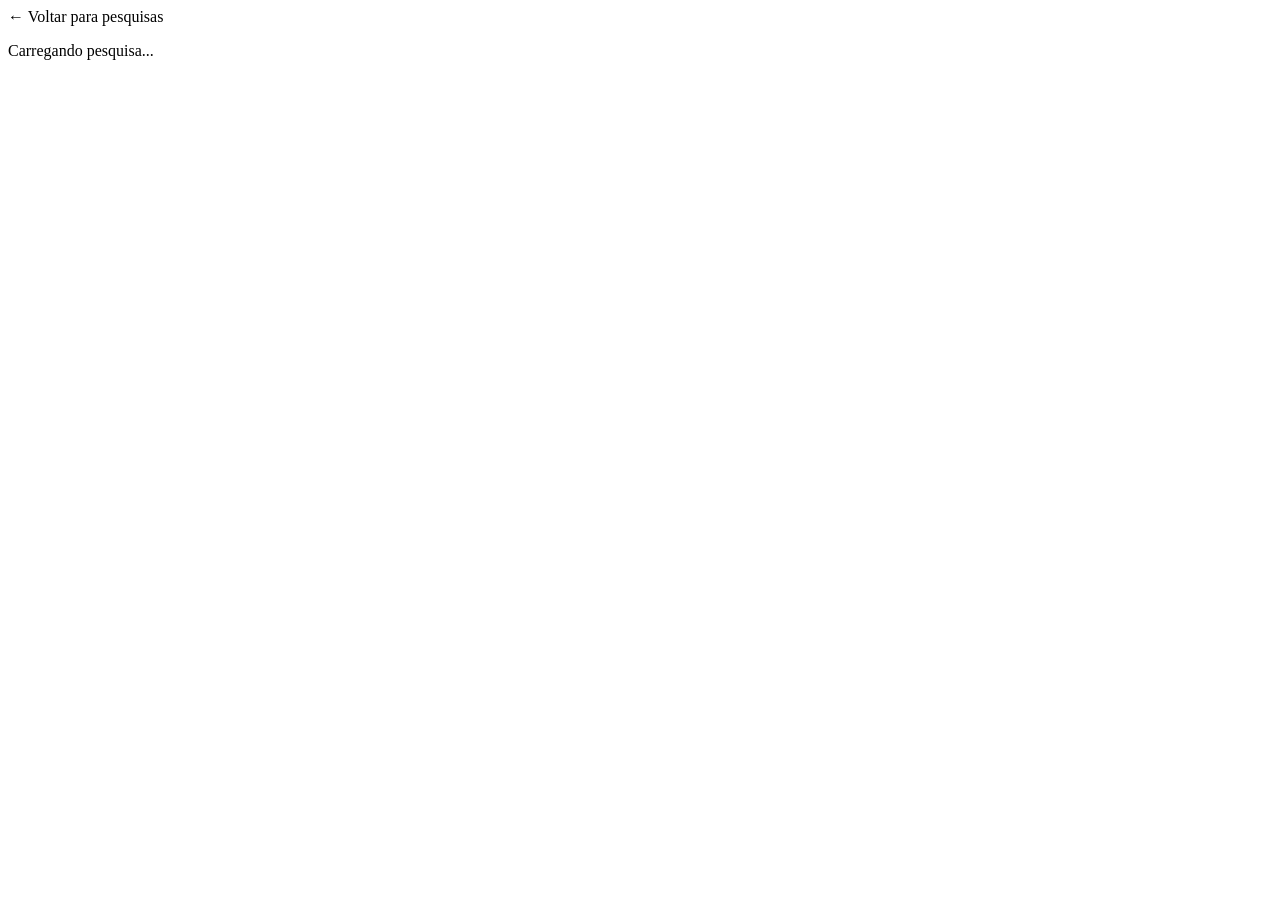
<file: src/main/resources/templates/responder.html>
<!DOCTYPE html>
<html lang="pt-BR" xmlns:th="http://www.thymeleaf.org">
<head>
    <meta charset="utf-8">
    <meta name="viewport" content="width=device-width, initial-scale=1">
    <title>Responder pesquisa | Pesquisa Online</title>

    <link rel="preconnect" href="https://fonts.googleapis.com">
    <link rel="preconnect" href="https://fonts.gstatic.com" crossorigin>

    <link
            rel="stylesheet"
            href="https://fonts.googleapis.com/css2?family=Inter:wght@400;500;600;700&family=Space+Grotesk:wght@600;700&display=swap">

    <link rel="stylesheet" th:href="@{/css/style.css}">
</head>
<body>
<div class="app-shell">
    <div id="navbar-slot"></div>

    <main class="page page--narrow">
        <div class="page-head">
            <span class="page-head__eyebrow">
                <a th:href="@{/pesquisas.html}">← Voltar para pesquisas</a>
            </span>
        </div>

        <div id="content-area">
            <div class="loading-state">
                <div class="spinner" aria-hidden="true"></div>
                <p>Carregando pesquisa...</p>
            </div>
        </div>
    </main>
</div>

<script th:src="@{/js/api.js}"></script>
<script th:src="@{/js/auth.js}"></script>
<script th:src="@{/js/ui.js}"></script>
<script th:src="@{/js/responder.js}"></script>
</body>
</html>
</file>
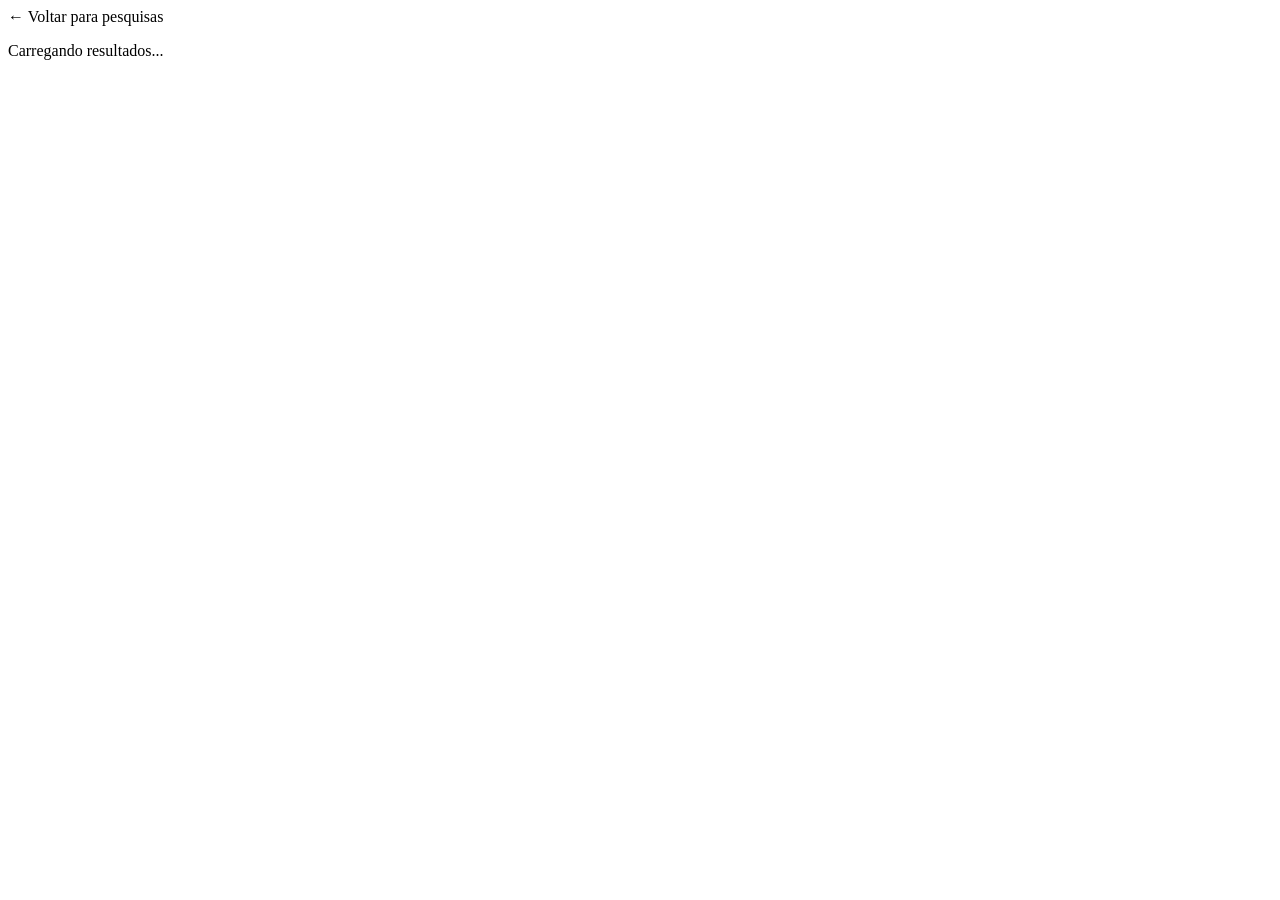
<file: src/main/resources/templates/resultados.html>
<!DOCTYPE html>
<html lang="pt-BR" xmlns:th="http://www.thymeleaf.org">
<head>
    <meta charset="utf-8">
    <meta name="viewport" content="width=device-width, initial-scale=1">
    <title>Resultados | Pesquisa Online</title>

    <link rel="preconnect" href="https://fonts.googleapis.com">
    <link rel="preconnect" href="https://fonts.gstatic.com" crossorigin>

    <link
            rel="stylesheet"
            href="https://fonts.googleapis.com/css2?family=Inter:wght@400;500;600;700&family=Space+Grotesk:wght@600;700&display=swap">

    <link rel="stylesheet" th:href="@{/css/style.css}">
</head>
<body>
<div class="app-shell">
    <div id="navbar-slot"></div>

    <main class="page page--narrow">
        <div class="page-head">
            <span class="page-head__eyebrow">
                <a th:href="@{/pesquisas.html}">← Voltar para pesquisas</a>
            </span>
        </div>

        <div id="content-area">
            <div class="loading-state">
                <div class="spinner" aria-hidden="true"></div>
                <p>Carregando resultados...</p>
            </div>
        </div>
    </main>
</div>

<script th:src="@{/js/api.js}"></script>
<script th:src="@{/js/auth.js}"></script>
<script th:src="@{/js/ui.js}"></script>
<script th:src="@{/js/resultados.js}"></script>
</body>
</html>
</file>
<file: frontend/pesquisa-online-frontend/pesquisa-online-frontend/css/style.css>
/* =========================================================
   PESQUISA ONLINE — style.css
   Paleta do cliente: #BBB2F3 · #2CE996 · #41CCDE · #4C0686 · #498D3C

   Sumário
   01. Tokens
   02. Reset e base
   03. Layout de página / navbar
   04. Botões
   05. Formulários (inputs, select, textarea, radio/checkbox)
   06. Cards, badges, menus
   07. Auth (login / cadastro)
   08. Dashboard de pesquisas
   09. Editor de pesquisa
   10. Responder pesquisa
   11. Resultados
   12. Toast / modal de confirmação
   13. Utilitários e responsivo
   ========================================================= */

/* =========================================================
   01. TOKENS
   ========================================================= */
:root {
  /* Paleta de marca */
  --lilac: #bbb2f3;
  --lilac-50: #f4f2fd;
  --lilac-200: #ddd7f8;
  --mint: #2ce996;
  --mint-600: #17b876;
  --mint-50: #e8fdf4;
  --cyan: #41ccde;
  --cyan-600: #1f97a8;
  --cyan-50: #e9f9fb;
  --purple: #4c0686;
  --purple-700: #3a0566;
  --purple-50: #f6f0fc;
  --olive: #498d3c;
  --olive-50: #eef6ec;

  /* Neutros derivados do roxo da marca, não um cinza genérico */
  --ink: #241533;
  --muted: #6e6180;
  --line: #e4defa;
  --bg: #faf9fd;
  --white: #ffffff;
  --danger: #c7333f;
  --danger-50: #fdeef0;

  /* Tipografia */
  --font-head: "Space Grotesk", "Segoe UI", system-ui, sans-serif;
  --font-body: "Inter", "Segoe UI", system-ui, sans-serif;

  /* Escala */
  --radius: 10px;
  --radius-sm: 6px;
  --shadow-sm: 0 1px 2px rgba(36, 21, 51, 0.06);
  --shadow-md: 0 8px 24px -8px rgba(76, 6, 134, 0.18);
  --shadow-lg: 0 24px 48px -16px rgba(76, 6, 134, 0.28);
  --max-form: 46rem;
  --max-page: 72rem;
}

/* =========================================================
   02. RESET E BASE
   ========================================================= */
*, *::before, *::after { box-sizing: border-box; }

html { -webkit-text-size-adjust: 100%; }

body {
  margin: 0;
  font: 400 1rem/1.55 var(--font-body);
  color: var(--ink);
  background: var(--bg);
  -webkit-font-smoothing: antialiased;
  text-rendering: optimizeLegibility;
}

img, svg { display: block; max-width: 100%; }
h1, h2, h3, h4, p, ul, ol, dl, dd, figure { margin: 0; }
ul, ol { padding: 0; list-style: none; }
button { font: inherit; }
a { color: var(--purple); text-decoration: none; }
a:hover { color: var(--purple-700); }

h1, h2, h3, h4 {
  font-family: var(--font-head);
  font-weight: 600;
  color: var(--ink);
  letter-spacing: -0.01em;
  line-height: 1.2;
}

h1 { font-size: 1.9rem; font-weight: 700; letter-spacing: -0.02em; }
h2 { font-size: 1.35rem; }
h3 { font-size: 1.1rem; }

:focus-visible { outline: 3px solid var(--cyan); outline-offset: 2px; border-radius: 4px; }

/* =========================================================
   03. LAYOUT DE PÁGINA / NAVBAR
   ========================================================= */
.app-shell {
  min-height: 100vh;
  min-height: 100dvh;
  display: grid;
  grid-template-rows: auto 1fr;
}

.navbar {
  display: grid;
  grid-template-columns: auto 1fr auto;
  align-items: center;
  gap: 1rem;
  padding: 0.85rem 1.5rem;
  background: var(--white);
  border-bottom: 1px solid var(--line);
  position: sticky;
  top: 0;
  z-index: 40;
}

.navbar__brand {
  display: inline-flex;
  align-items: center;
  gap: 0.6rem;
  font-family: var(--font-head);
  font-weight: 700;
  font-size: 1.1rem;
  color: var(--ink);
  white-space: nowrap;
}

.navbar__mark {
  width: 2.1rem;
  height: 2.1rem;
  border-radius: 8px;
  background: var(--purple);
  color: var(--white);
  display: grid;
  place-items: center;
  font-family: var(--font-head);
  font-weight: 700;
  font-size: 1.1rem;
}

.navbar__center { justify-self: center; display: flex; gap: 0.4rem; }

.navbar__user {
  display: grid;
  grid-template-columns: auto auto;
  align-items: center;
  gap: 0.75rem;
  justify-self: end;
  position: relative;
}

.navbar__avatar {
  width: 2.25rem;
  height: 2.25rem;
  border-radius: 50%;
  background: var(--lilac);
  color: var(--purple-700);
  display: grid;
  place-items: center;
  font-weight: 700;
  font-size: 0.95rem;
  cursor: pointer;
  border: none;
}

.navbar__info { display: none; text-align: right; line-height: 1.25; }
.navbar__info strong { display: block; font-size: 0.88rem; }
.navbar__info span { font-size: 0.78rem; color: var(--muted); }

@media (min-width: 40em) {
  .navbar__info { display: block; }
}

@media (max-width: 30em) {
  .navbar { padding: 0.75rem 1rem; }
  .navbar__brand span:last-child { display: none; }
  .navbar__center { display: none; }
}

.navbar__menu {
  position: absolute;
  top: calc(100% + 0.6rem);
  right: 0;
  min-width: 11rem;
  background: var(--white);
  border: 1px solid var(--line);
  border-radius: var(--radius);
  box-shadow: var(--shadow-md);
  padding: 0.4rem;
  display: none;
  flex-direction: column;
}
.navbar__menu.is-open { display: flex; }
.navbar__menu button {
  text-align: left;
  padding: 0.6rem 0.7rem;
  border: none;
  background: none;
  border-radius: var(--radius-sm);
  color: var(--ink);
  cursor: pointer;
  font-size: 0.92rem;
}
.navbar__menu button:hover { background: var(--lilac-50); }

.page {
  width: 100%;
  max-width: var(--max-page);
  margin-inline: auto;
  padding: 1.75rem 1.25rem 4rem;
}

.page--narrow { max-width: var(--max-form); }

.page-head {
  display: grid;
  gap: 0.35rem;
  margin-bottom: 1.75rem;
}
.page-head__eyebrow {
  display: inline-flex;
  align-items: center;
  gap: 0.4rem;
  color: var(--purple);
  font-weight: 600;
  font-size: 0.85rem;
}
.page-head__eyebrow a { color: inherit; }

/* =========================================================
   04. BOTÕES
   ========================================================= */
.btn {
  display: inline-flex;
  align-items: center;
  justify-content: center;
  gap: 0.5rem;
  padding: 0.65rem 1.25rem;
  border-radius: var(--radius-sm);
  border: 2px solid transparent;
  font: 600 0.95rem/1.2 var(--font-body);
  cursor: pointer;
  transition: background-color 0.15s, border-color 0.15s, color 0.15s, opacity 0.15s;
  white-space: nowrap;
}
.btn:disabled { opacity: 0.55; cursor: not-allowed; }

.btn--primary { background: var(--purple); color: var(--white); }
.btn--primary:hover:not(:disabled) { background: var(--purple-700); }

.btn--accent { background: var(--mint); color: #0a3324; }
.btn--accent:hover:not(:disabled) { background: var(--mint-600); color: var(--white); }

.btn--outline { border-color: var(--purple); color: var(--purple); background: var(--white); }
.btn--outline:hover:not(:disabled) { background: var(--purple-50); }

.btn--ghost { background: transparent; color: var(--muted); border-color: transparent; }
.btn--ghost:hover:not(:disabled) { background: var(--lilac-50); color: var(--ink); }

.btn--danger { background: var(--white); color: var(--danger); border-color: var(--danger-50); }
.btn--danger:hover:not(:disabled) { background: var(--danger-50); }

.btn--sm { padding: 0.45rem 0.85rem; font-size: 0.85rem; }
.btn--lg { padding: 0.85rem 1.75rem; font-size: 1.05rem; }
.btn--icon { padding: 0.5rem; width: 2.25rem; height: 2.25rem; }
.btn--block { width: 100%; }

.icon { width: 1.15rem; height: 1.15rem; flex: none; fill: none; stroke: currentColor; stroke-width: 2; stroke-linecap: round; stroke-linejoin: round; }

/* =========================================================
   05. FORMULÁRIOS
   ========================================================= */
.field { display: grid; gap: 0.4rem; margin-bottom: 1.1rem; }
.field label { font-weight: 600; font-size: 0.9rem; color: var(--ink); }
.field__hint { font-size: 0.8rem; color: var(--muted); }
.field__error { font-size: 0.82rem; color: var(--danger); min-height: 1em; }

.input, .select, .textarea {
  width: 100%;
  padding: 0.7rem 0.85rem;
  border: 1.5px solid var(--line);
  border-radius: var(--radius-sm);
  background: var(--white);
  color: var(--ink);
  font: 400 0.98rem/1.4 var(--font-body);
  transition: border-color 0.15s, box-shadow 0.15s;
}
.input:focus, .select:focus, .textarea:focus {
  border-color: var(--purple);
  box-shadow: 0 0 0 3px var(--lilac-50);
  outline: none;
}
.input.is-invalid, .textarea.is-invalid { border-color: var(--danger); }
.textarea { resize: vertical; min-height: 4.5rem; }

.select {
  appearance: none;
  background-image: url("data:image/svg+xml;utf8,<svg xmlns='http://www.w3.org/2000/svg' viewBox='0 0 24 24' fill='none' stroke='%236e6180' stroke-width='2'><polyline points='6 9 12 15 18 9'/></svg>");
  background-repeat: no-repeat;
  background-position: right 0.75rem center;
  background-size: 1.1rem;
  padding-right: 2.25rem;
}

.checkbox-row, .radio-row {
  display: flex;
  align-items: flex-start;
  gap: 0.65rem;
  padding: 0.7rem 0.85rem;
  border: 1.5px solid var(--line);
  border-radius: var(--radius-sm);
  cursor: pointer;
  transition: border-color 0.15s, background-color 0.15s;
}
.checkbox-row:hover, .radio-row:hover { border-color: var(--lilac); background: var(--lilac-50); }
.checkbox-row input, .radio-row input { margin-top: 0.15rem; accent-color: var(--purple); width: 1.1rem; height: 1.1rem; flex: none; }
.checkbox-row.is-checked, .radio-row.is-checked { border-color: var(--purple); background: var(--lilac-50); }

.switch { display: inline-flex; align-items: center; gap: 0.6rem; cursor: pointer; }
.switch input { position: absolute; opacity: 0; width: 1px; height: 1px; }
.switch__track {
  width: 2.6rem; height: 1.5rem;
  background: var(--line);
  border-radius: 999px;
  position: relative;
  transition: background-color 0.15s;
  flex: none;
}
.switch__track::after {
  content: "";
  position: absolute;
  top: 2px; left: 2px;
  width: 1.2rem; height: 1.2rem;
  border-radius: 50%;
  background: var(--white);
  box-shadow: var(--shadow-sm);
  transition: transform 0.15s;
}
.switch input:checked + .switch__track { background: var(--olive); }
.switch input:checked + .switch__track::after { transform: translateX(1.1rem); }
.switch__label { font-size: 0.9rem; font-weight: 600; }

/* =========================================================
   06. CARDS, BADGES, MENUS
   ========================================================= */
.card {
  background: var(--white);
  border: 1px solid var(--line);
  border-radius: var(--radius);
  box-shadow: var(--shadow-sm);
}

.badge {
  display: inline-flex;
  align-items: center;
  gap: 0.35rem;
  padding: 0.25rem 0.65rem;
  border-radius: 999px;
  font-size: 0.78rem;
  font-weight: 700;
}
.badge::before { content: ""; width: 0.45rem; height: 0.45rem; border-radius: 50%; background: currentColor; }
.badge--active { background: var(--olive-50); color: var(--olive); }
.badge--closed { background: var(--lilac-50); color: var(--muted); }
.badge--admin { background: var(--purple-50); color: var(--purple); }
.badge--participant { background: var(--cyan-50); color: var(--cyan-600); }

.kebab-menu { position: relative; }
.kebab-menu__panel {
  position: absolute;
  top: calc(100% + 0.4rem);
  right: 0;
  min-width: 11rem;
  background: var(--white);
  border: 1px solid var(--line);
  border-radius: var(--radius);
  box-shadow: var(--shadow-md);
  padding: 0.4rem;
  display: none;
  flex-direction: column;
  z-index: 20;
}
.kebab-menu__panel.is-open { display: flex; }
.kebab-menu__panel button {
  display: flex;
  align-items: center;
  gap: 0.55rem;
  text-align: left;
  padding: 0.55rem 0.65rem;
  border: none;
  background: none;
  border-radius: var(--radius-sm);
  color: var(--ink);
  cursor: pointer;
  font-size: 0.9rem;
}
.kebab-menu__panel button:hover { background: var(--lilac-50); }
.kebab-menu__panel button.is-danger { color: var(--danger); }
.kebab-menu__panel button.is-danger:hover { background: var(--danger-50); }

/* =========================================================
   07. AUTH (login / cadastro)
   ========================================================= */
.auth-shell {
  min-height: 100vh;
  min-height: 100dvh;
  display: grid;
  grid-template-columns: minmax(0, 1fr);
  background: var(--purple);
}

.auth-shell__visual {
  display: none;
  position: relative;
  padding: 3rem;
  color: var(--white);
  background:
    radial-gradient(circle at 15% 20%, rgba(44, 233, 150, 0.35), transparent 45%),
    radial-gradient(circle at 85% 80%, rgba(65, 204, 222, 0.35), transparent 50%),
    var(--purple);
  overflow: hidden;
}
.auth-shell__visual h2 { color: var(--white); font-size: 1.8rem; max-width: 22rem; }
.auth-shell__visual p { color: var(--lilac-200); margin-top: 0.9rem; max-width: 22rem; }
.auth-shell__badges { display: grid; gap: 0.75rem; margin-top: 2.5rem; max-width: 20rem; }
.auth-shell__badge {
  display: flex;
  align-items: center;
  gap: 0.7rem;
  padding: 0.8rem 1rem;
  background: rgba(255, 255, 255, 0.08);
  border: 1px solid rgba(255, 255, 255, 0.18);
  border-radius: var(--radius);
  font-size: 0.9rem;
}
.auth-shell__badge .icon { color: var(--mint); }

.auth-shell__form {
  display: grid;
  place-items: center;
  padding: 2rem 1.25rem;
  background: var(--bg);
}

.auth-card { width: 100%; max-width: 23rem; }
.auth-card__brand {
  display: inline-flex;
  align-items: center;
  gap: 0.6rem;
  margin-bottom: 1.75rem;
  font-family: var(--font-head);
  font-weight: 700;
  font-size: 1.15rem;
}
.auth-card h1 { font-size: 1.5rem; }
.auth-card__sub { color: var(--muted); margin-top: 0.35rem; margin-bottom: 1.75rem; }
.auth-card__foot { margin-top: 1.25rem; font-size: 0.9rem; color: var(--muted); text-align: center; }
.auth-card__alert {
  display: none;
  padding: 0.75rem 0.9rem;
  border-radius: var(--radius-sm);
  background: var(--danger-50);
  color: var(--danger);
  font-size: 0.88rem;
  margin-bottom: 1.1rem;
}
.auth-card__alert.is-visible { display: block; }

@media (min-width: 60em) {
  .auth-shell { grid-template-columns: 1.1fr 1fr; }
  .auth-shell__visual { display: flex; flex-direction: column; justify-content: center; }
}

/* =========================================================
   08. DASHBOARD DE PESQUISAS
   ========================================================= */
.surveys-grid {
  display: grid;
  gap: 1.1rem;
  grid-template-columns: minmax(0, 1fr);
}
@media (min-width: 36em) {
  .surveys-grid { grid-template-columns: repeat(2, minmax(0, 1fr)); }
}
@media (min-width: 60em) {
  .surveys-grid { grid-template-columns: repeat(3, minmax(0, 1fr)); }
}

.survey-card {
  display: grid;
  grid-template-rows: auto auto 1fr auto;
  padding: 1.25rem;
  gap: 0.6rem;
  min-height: 11rem;
  cursor: pointer;
  transition: border-color 0.15s, box-shadow 0.15s, transform 0.1s;
}
.survey-card:hover { border-color: var(--lilac); box-shadow: var(--shadow-md); }
.survey-card__top { display: flex; align-items: flex-start; justify-content: space-between; gap: 0.5rem; }
.survey-card__accent { height: 5px; border-radius: 999px; background: var(--purple); margin: -1.25rem -1.25rem 0.3rem; border-radius: var(--radius) var(--radius) 0 0; }
.survey-card h3 { font-size: 1.05rem; line-height: 1.3; }
.survey-card p { color: var(--muted); font-size: 0.9rem; line-height: 1.45; }
.survey-card__meta { display: flex; align-items: center; gap: 0.6rem; font-size: 0.8rem; color: var(--muted); }

.survey-new-card {
  display: grid;
  place-items: center;
  gap: 0.6rem;
  min-height: 11rem;
  padding: 1.25rem;
  border: 2px dashed var(--lilac);
  border-radius: var(--radius);
  background: var(--lilac-50);
  color: var(--purple);
  cursor: pointer;
  font-weight: 700;
  transition: background-color 0.15s, border-color 0.15s;
}
.survey-new-card:hover { background: var(--white); border-color: var(--purple); }
.survey-new-card .icon { width: 2rem; height: 2rem; }

.empty-state {
  display: grid;
  place-items: center;
  gap: 0.6rem;
  padding: 3.5rem 1.5rem;
  text-align: center;
  color: var(--muted);
  border: 1.5px dashed var(--line);
  border-radius: var(--radius);
}
.empty-state .icon { width: 2.5rem; height: 2.5rem; color: var(--lilac); }

.toolbar {
  display: flex;
  flex-wrap: wrap;
  align-items: center;
  justify-content: space-between;
  gap: 1rem;
  margin-bottom: 1.25rem;
}
.tabs { display: inline-flex; gap: 0.3rem; background: var(--white); border: 1px solid var(--line); border-radius: 999px; padding: 0.25rem; }
.tabs button {
  padding: 0.45rem 1rem;
  border-radius: 999px;
  border: none;
  background: none;
  font-weight: 600;
  font-size: 0.86rem;
  color: var(--muted);
  cursor: pointer;
}
.tabs button.is-active { background: var(--purple); color: var(--white); }

/* =========================================================
   09. EDITOR DE PESQUISA
   ========================================================= */
.editor-head {
  background: var(--white);
  border: 1px solid var(--line);
  border-top: 6px solid var(--purple);
  border-radius: var(--radius);
  padding: 1.5rem;
  margin-bottom: 1.5rem;
}
.editor-head .input {
  border: none;
  border-bottom: 2px solid var(--line);
  border-radius: 0;
  padding: 0.4rem 0.1rem;
  font-family: var(--font-head);
  font-size: 1.4rem;
  font-weight: 700;
}
.editor-head .input:focus { border-color: var(--purple); box-shadow: none; }
@media (max-width: 30em) {
  .editor-head .input { font-size: 1.15rem; }
}
.editor-head .textarea {
  border: none;
  border-bottom: 2px solid var(--line);
  border-radius: 0;
  padding: 0.4rem 0.1rem;
  min-height: 2.5rem;
  color: var(--muted);
}
.editor-head .textarea:focus { border-color: var(--purple); box-shadow: none; }
.editor-head__row {
  display: flex;
  flex-wrap: wrap;
  align-items: center;
  gap: 1.25rem;
  margin-top: 1.1rem;
  padding-top: 1.1rem;
  border-top: 1px solid var(--line);
}
.editor-head__row .field { margin-bottom: 0; flex: 1 1 14rem; }

.question-card {
  background: var(--white);
  border: 1px solid var(--line);
  border-left: 5px solid var(--lilac);
  border-radius: var(--radius);
  padding: 1.25rem;
  margin-bottom: 1rem;
  position: relative;
  transition: border-color 0.15s;
}
.question-card.is-unsaved { border-left-color: var(--cyan); }
.question-card.is-saved { border-left-color: var(--mint); }
.question-card__head {
  display: grid;
  grid-template-columns: minmax(0, 1fr);
  gap: 0.75rem;
  margin-bottom: 1rem;
}
@media (min-width: 40em) {
  .question-card__head { grid-template-columns: minmax(0, 1fr) 14rem; }
}

.question-card__options { display: grid; gap: 0.55rem; margin: 0.75rem 0; }
.option-row { display: flex; align-items: center; gap: 0.5rem; }
.option-row .input { flex: 1; }
.option-row__bullet {
  width: 1.4rem; height: 1.4rem;
  border-radius: 50%;
  border: 2px solid var(--lilac);
  flex: none;
}
.question-card.is-multipla .option-row__bullet { border-radius: 5px; }

.question-card__foot {
  display: flex;
  flex-wrap: wrap;
  align-items: center;
  justify-content: space-between;
  gap: 0.75rem;
  margin-top: 1rem;
  padding-top: 0.9rem;
  border-top: 1px solid var(--line);
}
.question-card__left-actions { display: flex; align-items: center; gap: 0.75rem; }
.question-card__right-actions { display: flex; align-items: center; gap: 0.4rem; }
.question-card__status { font-size: 0.8rem; color: var(--muted); display: inline-flex; align-items: center; gap: 0.3rem; }
.question-card__status.is-ok { color: var(--mint-600); }

.add-question-bar {
  display: grid;
  place-items: center;
  padding: 1rem;
  border: 2px dashed var(--lilac);
  border-radius: var(--radius);
  background: var(--lilac-50);
  color: var(--purple);
  font-weight: 700;
  cursor: pointer;
}
.add-question-bar:hover { background: var(--white); border-color: var(--purple); }

/* =========================================================
   10. RESPONDER PESQUISA
   ========================================================= */
.respond-head {
  background: var(--white);
  border: 1px solid var(--line);
  border-top: 6px solid var(--mint);
  border-radius: var(--radius);
  padding: 1.75rem 1.5rem;
  margin-bottom: 1.25rem;
}
.respond-head p { color: var(--muted); margin-top: 0.5rem; }
.respond-head__required { margin-top: 1rem; font-size: 0.8rem; color: var(--danger); }

.respond-card {
  background: var(--white);
  border: 1px solid var(--line);
  border-radius: var(--radius);
  padding: 1.5rem;
  margin-bottom: 1rem;
}
.respond-card__q { font-size: 1.02rem; font-weight: 600; margin-bottom: 0.2rem; }
.respond-card__q .req { color: var(--danger); margin-left: 0.15rem; }
.respond-card__options { display: grid; gap: 0.6rem; margin-top: 1rem; }
.respond-card.is-invalid { border-color: var(--danger); }
.respond-card__err { display: none; color: var(--danger); font-size: 0.82rem; margin-top: 0.6rem; }
.respond-card.is-invalid .respond-card__err { display: block; }

.respond-submit {
  display: flex;
  align-items: center;
  justify-content: space-between;
  gap: 1rem;
  flex-wrap: wrap;
  margin-top: 1.5rem;
}

.confirm-screen {
  display: grid;
  place-items: center;
  text-align: center;
  gap: 1rem;
  padding: 4rem 1.5rem;
}
.confirm-screen__icon {
  width: 4.5rem; height: 4.5rem;
  border-radius: 50%;
  background: var(--mint-50);
  color: var(--mint-600);
  display: grid;
  place-items: center;
}
.confirm-screen__icon .icon { width: 2.25rem; height: 2.25rem; }

/* =========================================================
   11. RESULTADOS
   ========================================================= */
.results-summary {
  display: grid;
  gap: 1rem;
  grid-template-columns: repeat(2, minmax(0, 1fr));
  margin-bottom: 1.5rem;
}
@media (min-width: 36em) {
  .results-summary { grid-template-columns: repeat(4, minmax(0, 1fr)); }
}
.stat-tile { padding: 1.1rem; }
.stat-tile dt { font-size: 0.8rem; color: var(--muted); }
.stat-tile dd { font: 700 1.6rem/1.3 var(--font-head); color: var(--ink); margin-top: 0.2rem; }

.result-card { padding: 1.5rem; margin-bottom: 1rem; }
.result-card__head { display: flex; align-items: flex-start; justify-content: space-between; gap: 1rem; margin-bottom: 1rem; }
.result-card__count { font-size: 0.82rem; color: var(--muted); white-space: nowrap; }

.result-bar { display: grid; gap: 0.3rem; margin-bottom: 0.75rem; }
.result-bar__label { display: flex; justify-content: space-between; font-size: 0.88rem; gap: 1rem; }
.result-bar__label span:last-child { color: var(--muted); flex: none; }
.result-bar__track { height: 0.6rem; border-radius: 999px; background: var(--lilac-50); overflow: hidden; }
.result-bar__fill { height: 100%; background: var(--purple); border-radius: 999px; transition: width 0.3s; }

.result-text-list { display: grid; gap: 0.75rem; }
.result-text-item {
  padding: 0.85rem 1rem;
  background: var(--bg);
  border-radius: var(--radius-sm);
  border: 1px solid var(--line);
}
.result-text-item p { font-size: 0.94rem; }
.result-text-item span { font-size: 0.78rem; color: var(--muted); }

/* =========================================================
   12. TOAST / MODAL DE CONFIRMAÇÃO
   ========================================================= */
.toast-stack {
  position: fixed;
  bottom: 1.25rem;
  left: 50%;
  transform: translateX(-50%);
  display: grid;
  gap: 0.5rem;
  z-index: 100;
  width: min(92vw, 24rem);
}
.toast {
  display: flex;
  align-items: center;
  gap: 0.6rem;
  padding: 0.8rem 1rem;
  border-radius: var(--radius-sm);
  background: var(--ink);
  color: var(--white);
  font-size: 0.9rem;
  box-shadow: var(--shadow-lg);
  animation: toast-in 0.18s ease-out;
}
.toast--success { background: #0a3324; }
.toast--success .icon { color: var(--mint); }
.toast--error { background: #4a1118; }
.toast--error .icon { color: #ff9aa6; }
@keyframes toast-in { from { opacity: 0; transform: translateY(8px); } to { opacity: 1; transform: translateY(0); } }

.modal-overlay {
  position: fixed;
  inset: 0;
  background: rgba(36, 21, 51, 0.5);
  display: none;
  place-items: center;
  z-index: 90;
  padding: 1.25rem;
}
.modal-overlay.is-open { display: grid; }
.modal {
  width: 100%;
  max-width: 24rem;
  background: var(--white);
  border-radius: var(--radius);
  padding: 1.5rem;
  box-shadow: var(--shadow-lg);
}
.modal h3 { margin-bottom: 0.5rem; }
.modal p { color: var(--muted); font-size: 0.92rem; }
.modal__actions { display: flex; justify-content: flex-end; gap: 0.6rem; margin-top: 1.5rem; }

/* =========================================================
   13. UTILITÁRIOS E RESPONSIVO
   ========================================================= */
.visually-hidden {
  position: absolute !important;
  width: 1px; height: 1px;
  margin: -1px; padding: 0; border: 0;
  overflow: hidden;
  clip: rect(0 0 0 0);
  clip-path: inset(50%);
  white-space: nowrap;
}

.loading-state { display: grid; place-items: center; padding: 4rem 1rem; color: var(--muted); gap: 0.75rem; }
.spinner {
  width: 1.75rem; height: 1.75rem;
  border-radius: 50%;
  border: 3px solid var(--lilac-50);
  border-top-color: var(--purple);
  animation: spin 0.7s linear infinite;
}
@keyframes spin { to { transform: rotate(360deg); } }

@media (prefers-reduced-motion: reduce) {
  *, *::before, *::after { animation: none !important; transition: none !important; }
}
</file>
